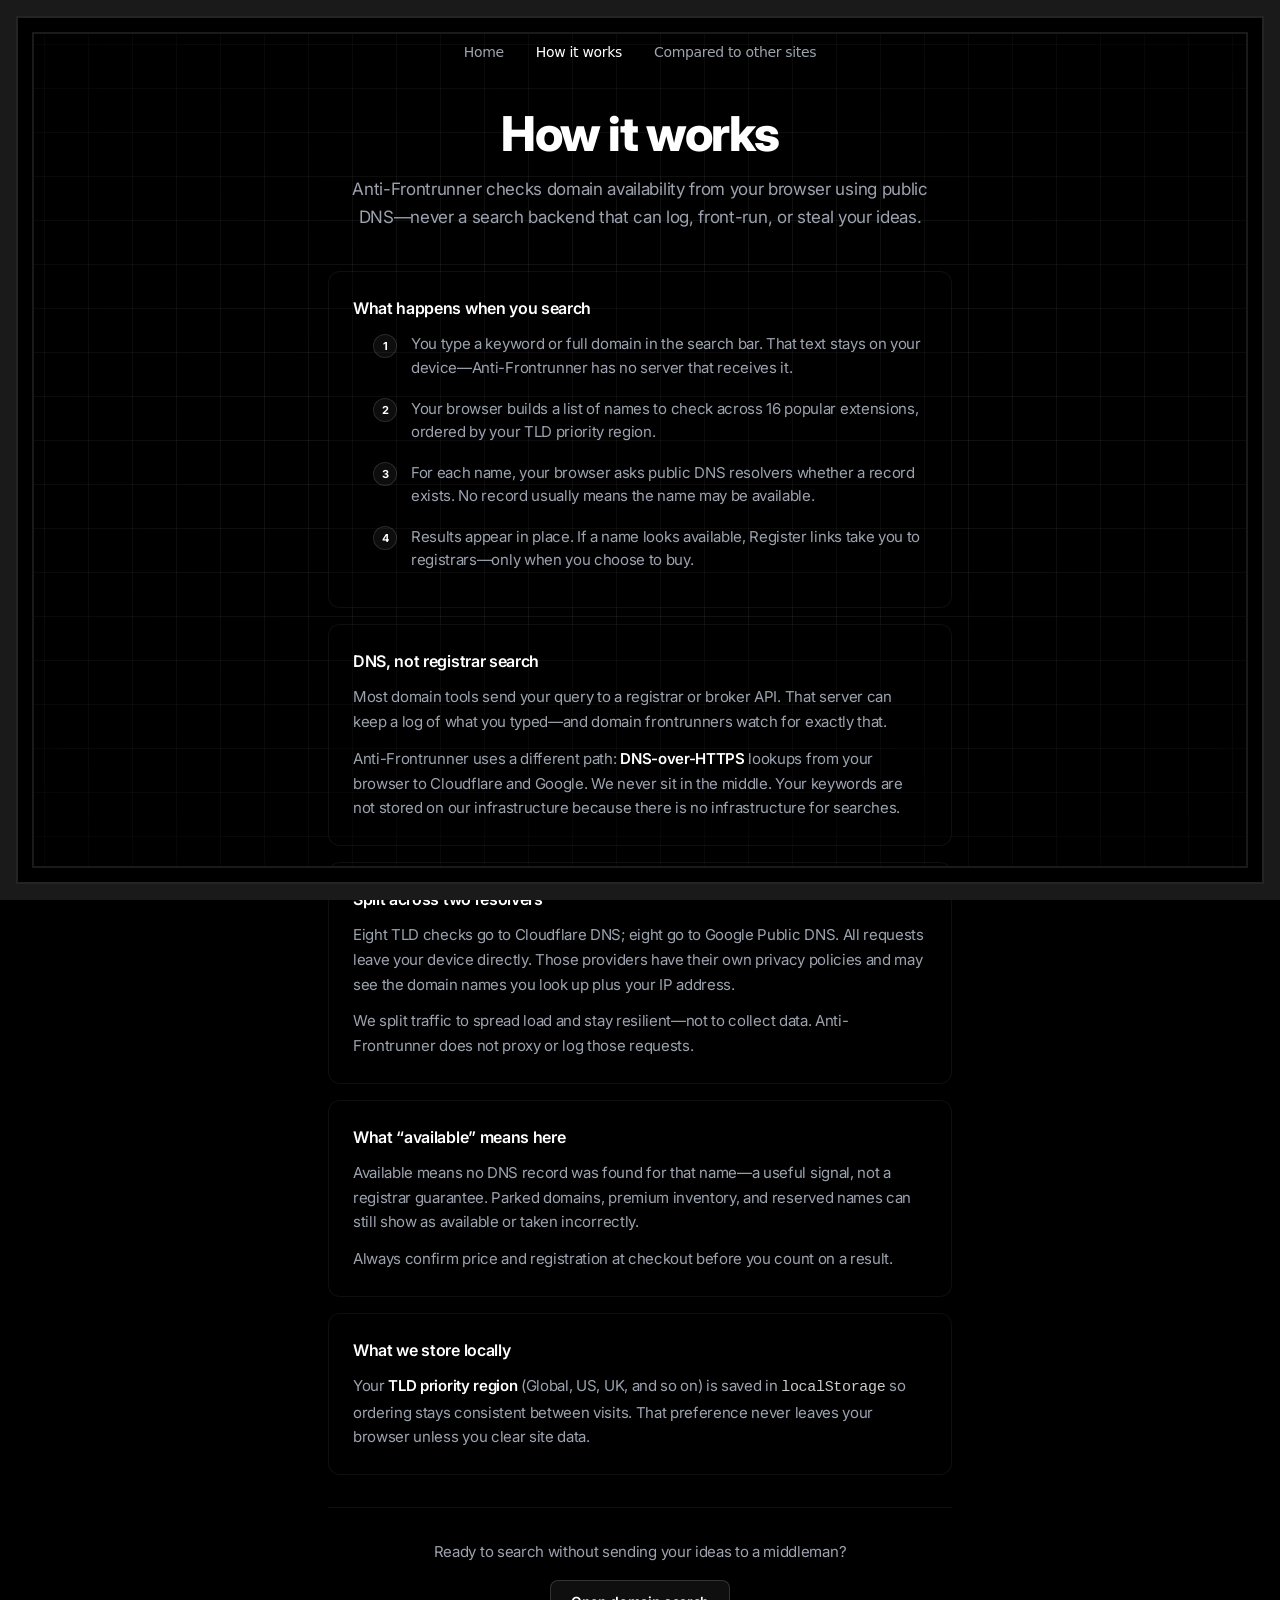
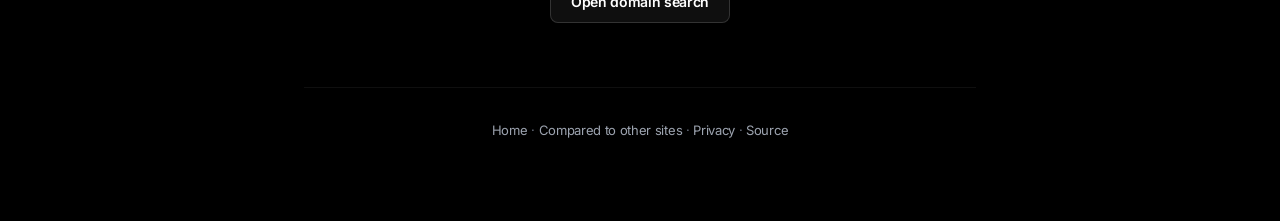
<file: how-it-works.html>
<!DOCTYPE html>
<html lang="en">
<head>
  <meta charset="UTF-8" />
  <meta name="viewport" content="width=device-width, initial-scale=1.0" />
  <meta name="description" content="How Anti-Frontrunner checks domain availability in your browser via DNS-over-HTTPS—no backend, no search logging." />
  <meta name="referrer" content="strict-origin-when-cross-origin" />
  <meta name="theme-color" content="#000000" />
  <link rel="canonical" href="https://privatedomainsearch.com/how-it-works.html" />
  <title>How it works — Anti-Frontrunner</title>
  <link rel="icon" href="/assets/favicon-32.png" type="image/png" sizes="32x32" />
  <link rel="icon" href="/assets/favicon-48.png" type="image/png" sizes="48x48" />
  <link rel="icon" href="/assets/favicon.svg" type="image/svg+xml" />
  <link rel="apple-touch-icon" href="/assets/apple-touch-icon.png" />
  <link rel="preconnect" href="https://fonts.googleapis.com" />
  <link rel="preconnect" href="https://fonts.gstatic.com" crossorigin />
  <link href="https://fonts.googleapis.com/css2?family=Inter:wght@400;500;600;700;800&display=swap" rel="stylesheet" />
  <link rel="stylesheet" href="/assets/tailwind.css" />
  <link rel="stylesheet" href="/assets/subpage.css" />
</head>
<body class="min-h-screen flex flex-col font-sans antialiased bg-app text-text">
  <nav class="site-nav" aria-label="Site">
    <a class="site-nav-link" href="/">Home</a>
    <a class="site-nav-link is-active" href="/how-it-works.html">How it works</a>
    <a class="site-nav-link" href="/vs-other-sites.html">Compared to other sites</a>
  </nav>

  <main class="page-shell">
    <header class="page-hero">
      <h1>How it works</h1>
      <p class="lede">Anti-Frontrunner checks domain availability from your browser using public DNS&mdash;never a search backend that can log, front-run, or steal your ideas.</p>
    </header>

    <div class="content-card">
      <h2>What happens when you search</h2>
      <ol class="steps">
        <li>
          <span class="step-num" aria-hidden="true">1</span>
          <span>You type a keyword or full domain in the search bar. That text stays on your device&mdash;Anti-Frontrunner has no server that receives it.</span>
        </li>
        <li>
          <span class="step-num" aria-hidden="true">2</span>
          <span>Your browser builds a list of names to check across 16 popular extensions, ordered by your TLD priority region.</span>
        </li>
        <li>
          <span class="step-num" aria-hidden="true">3</span>
          <span>For each name, your browser asks public DNS resolvers whether a record exists. No record usually means the name may be available.</span>
        </li>
        <li>
          <span class="step-num" aria-hidden="true">4</span>
          <span>Results appear in place. If a name looks available, Register links take you to registrars&mdash;only when you choose to buy.</span>
        </li>
      </ol>
    </div>

    <div class="content-card">
      <h2>DNS, not registrar search</h2>
      <p>Most domain tools send your query to a registrar or broker API. That server can keep a log of what you typed&mdash;and domain frontrunners watch for exactly that.</p>
      <p>Anti-Frontrunner uses a different path: <strong>DNS-over-HTTPS</strong> lookups from your browser to Cloudflare and Google. We never sit in the middle. Your keywords are not stored on our infrastructure because there is no infrastructure for searches.</p>
    </div>

    <div class="content-card">
      <h2>Split across two resolvers</h2>
      <p>Eight TLD checks go to Cloudflare DNS; eight go to Google Public DNS. All requests leave your device directly. Those providers have their own privacy policies and may see the domain names you look up plus your IP address.</p>
      <p>We split traffic to spread load and stay resilient&mdash;not to collect data. Anti-Frontrunner does not proxy or log those requests.</p>
    </div>

    <div class="content-card">
      <h2>What &ldquo;available&rdquo; means here</h2>
      <p>Available means no DNS record was found for that name&mdash;a useful signal, not a registrar guarantee. Parked domains, premium inventory, and reserved names can still show as available or taken incorrectly.</p>
      <p>Always confirm price and registration at checkout before you count on a result.</p>
    </div>

    <div class="content-card">
      <h2>What we store locally</h2>
      <p>Your <strong>TLD priority region</strong> (Global, US, UK, and so on) is saved in <code class="font-mono text-white/80">localStorage</code> so ordering stays consistent between visits. That preference never leaves your browser unless you clear site data.</p>
    </div>

    <div class="cta-bar">
      <p>Ready to search without sending your ideas to a middleman?</p>
      <a class="cta-link" href="/">Open domain search</a>
    </div>
  </main>

  <footer class="page-footer">
    <p>
      <a href="/">Home</a>
      <span aria-hidden="true"> · </span>
      <a href="/vs-other-sites.html">Compared to other sites</a>
      <span aria-hidden="true"> · </span>
      <a href="/privacy.html">Privacy</a>
      <span aria-hidden="true"> · </span>
      <a href="https://github.com/michaelssen/anti-frontrunner" target="_blank" rel="noopener noreferrer">Source</a>
    </p>
  </footer>
</body>
</html>
</file>
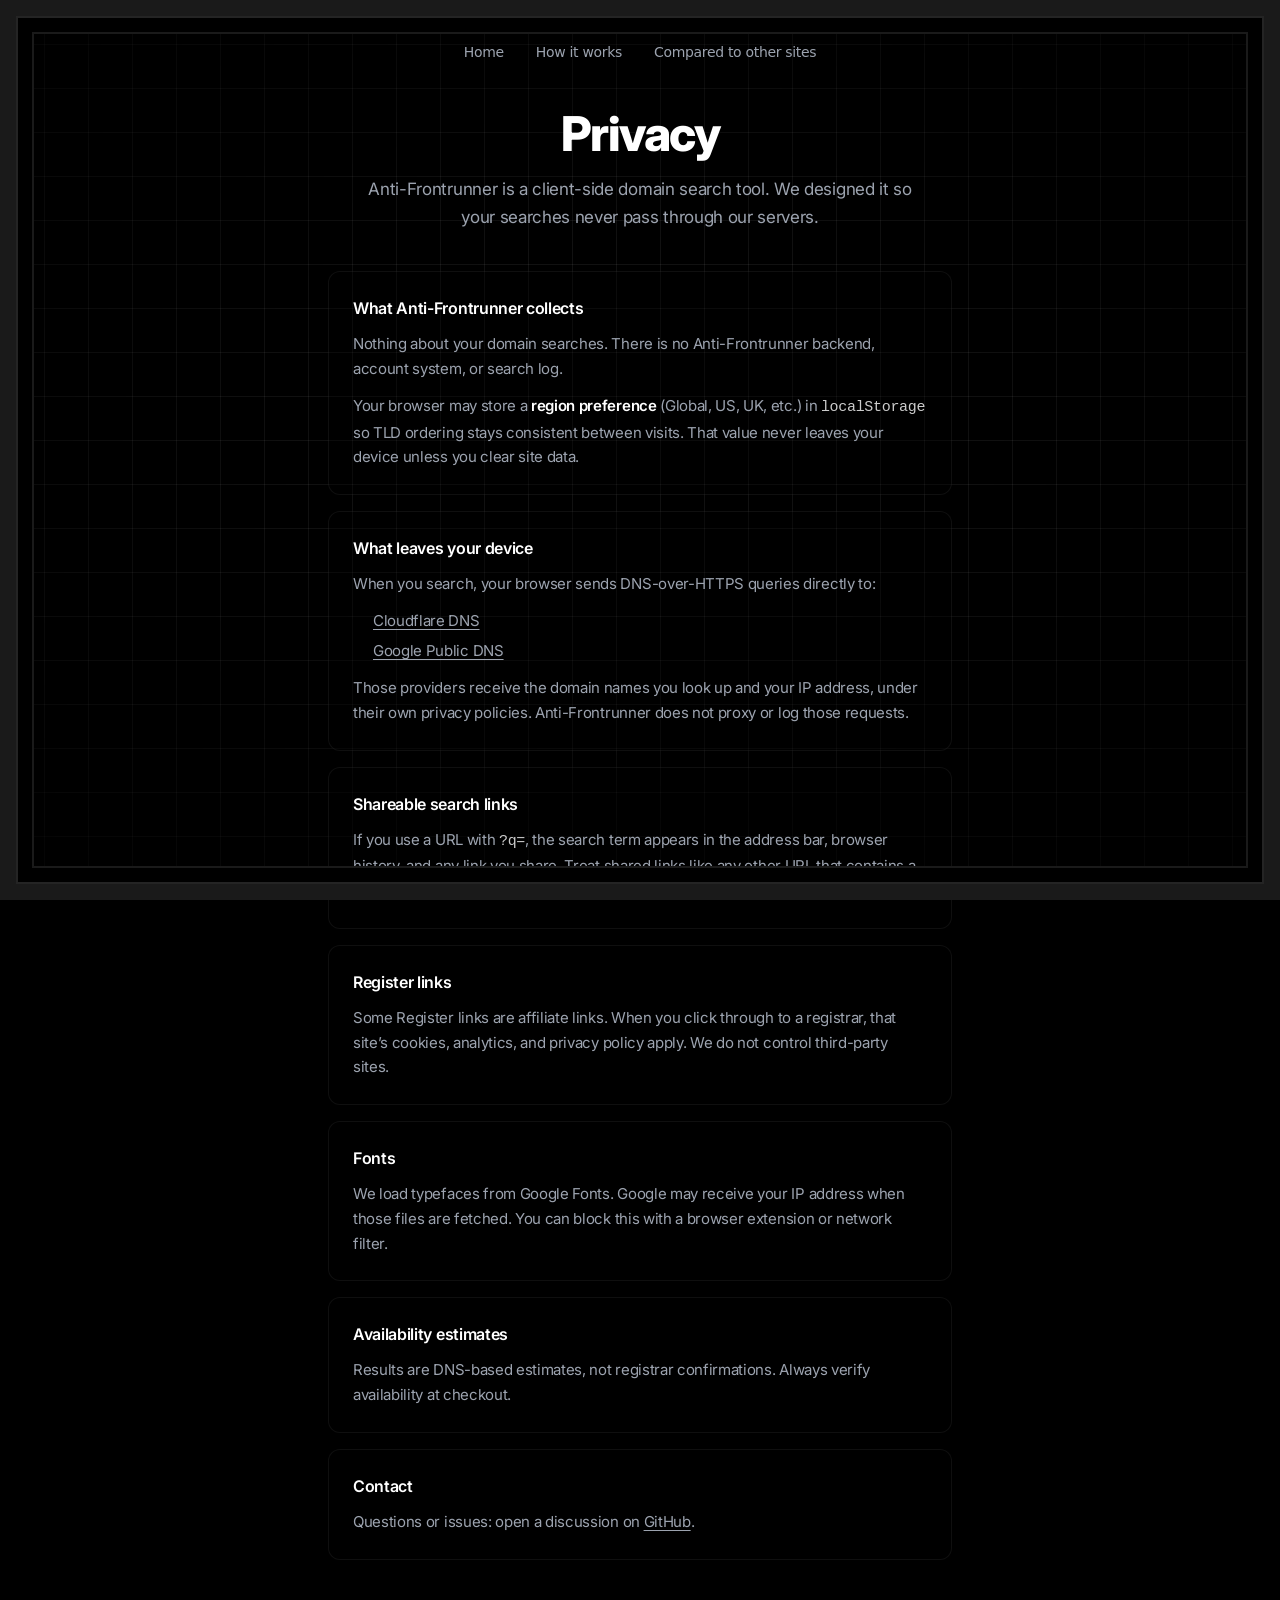
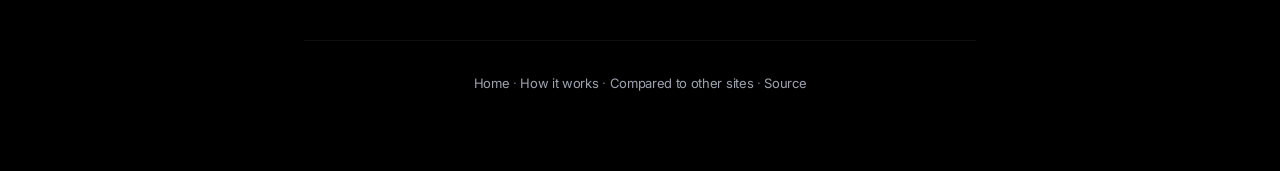
<file: privacy.html>
<!DOCTYPE html>
<html lang="en">
<head>
  <meta charset="UTF-8" />
  <meta name="viewport" content="width=device-width, initial-scale=1.0" />
  <meta name="description" content="Anti-Frontrunner privacy policy — what we collect (nothing about your searches)." />
  <meta name="referrer" content="strict-origin-when-cross-origin" />
  <meta name="theme-color" content="#000000" />
  <link rel="canonical" href="https://privatedomainsearch.com/privacy.html" />
  <title>Privacy — Anti-Frontrunner</title>
  <link rel="icon" href="/assets/favicon-32.png" type="image/png" sizes="32x32" />
  <link rel="icon" href="/assets/favicon-48.png" type="image/png" sizes="48x48" />
  <link rel="icon" href="/assets/favicon.svg" type="image/svg+xml" />
  <link rel="apple-touch-icon" href="/assets/apple-touch-icon.png" />
  <link rel="preconnect" href="https://fonts.googleapis.com" />
  <link rel="preconnect" href="https://fonts.gstatic.com" crossorigin />
  <link href="https://fonts.googleapis.com/css2?family=Inter:wght@400;500;600;700;800&display=swap" rel="stylesheet" />
  <link rel="stylesheet" href="/assets/tailwind.css" />
  <link rel="stylesheet" href="/assets/subpage.css" />
</head>
<body class="min-h-screen flex flex-col font-sans antialiased bg-app text-text">
  <nav class="site-nav" aria-label="Site">
    <a class="site-nav-link" href="/">Home</a>
    <a class="site-nav-link" href="/how-it-works.html">How it works</a>
    <a class="site-nav-link" href="/vs-other-sites.html">Compared to other sites</a>
  </nav>

  <main class="page-shell">
    <header class="page-hero">
      <h1>Privacy</h1>
      <p class="lede">Anti-Frontrunner is a client-side domain search tool. We designed it so your searches never pass through our servers.</p>
    </header>

    <div class="content-card">
      <h2>What Anti-Frontrunner collects</h2>
      <p>Nothing about your domain searches. There is no Anti-Frontrunner backend, account system, or search log.</p>
      <p>Your browser may store a <strong>region preference</strong> (Global, US, UK, etc.) in <code class="font-mono text-white/80">localStorage</code> so TLD ordering stays consistent between visits. That value never leaves your device unless you clear site data.</p>
    </div>

    <div class="content-card">
      <h2>What leaves your device</h2>
      <p>When you search, your browser sends DNS-over-HTTPS queries directly to:</p>
      <ul>
        <li><a href="https://developers.cloudflare.com/1.1.1.1/encryption/dns-over-https/" target="_blank" rel="noopener noreferrer">Cloudflare DNS</a></li>
        <li><a href="https://developers.google.com/speed/public-dns/docs/doh" target="_blank" rel="noopener noreferrer">Google Public DNS</a></li>
      </ul>
      <p>Those providers receive the domain names you look up and your IP address, under their own privacy policies. Anti-Frontrunner does not proxy or log those requests.</p>
    </div>

    <div class="content-card">
      <h2>Shareable search links</h2>
      <p>If you use a URL with <code class="font-mono text-white/80">?q=</code>, the search term appears in the address bar, browser history, and any link you share. Treat shared links like any other URL that contains a query string.</p>
    </div>

    <div class="content-card">
      <h2>Register links</h2>
      <p>Some Register links are affiliate links. When you click through to a registrar, that site&rsquo;s cookies, analytics, and privacy policy apply. We do not control third-party sites.</p>
    </div>

    <div class="content-card">
      <h2>Fonts</h2>
      <p>We load typefaces from Google Fonts. Google may receive your IP address when those files are fetched. You can block this with a browser extension or network filter.</p>
    </div>

    <div class="content-card">
      <h2>Availability estimates</h2>
      <p>Results are DNS-based estimates, not registrar confirmations. Always verify availability at checkout.</p>
    </div>

    <div class="content-card">
      <h2>Contact</h2>
      <p>Questions or issues: open a discussion on <a href="https://github.com/michaelssen/anti-frontrunner" target="_blank" rel="noopener noreferrer">GitHub</a>.</p>
    </div>
  </main>

  <footer class="page-footer">
    <p>
      <a href="/">Home</a>
      <span aria-hidden="true"> · </span>
      <a href="/how-it-works.html">How it works</a>
      <span aria-hidden="true"> · </span>
      <a href="/vs-other-sites.html">Compared to other sites</a>
      <span aria-hidden="true"> · </span>
      <a href="https://github.com/michaelssen/anti-frontrunner" target="_blank" rel="noopener noreferrer">Source</a>
    </p>
  </footer>
</body>
</html>
</file>
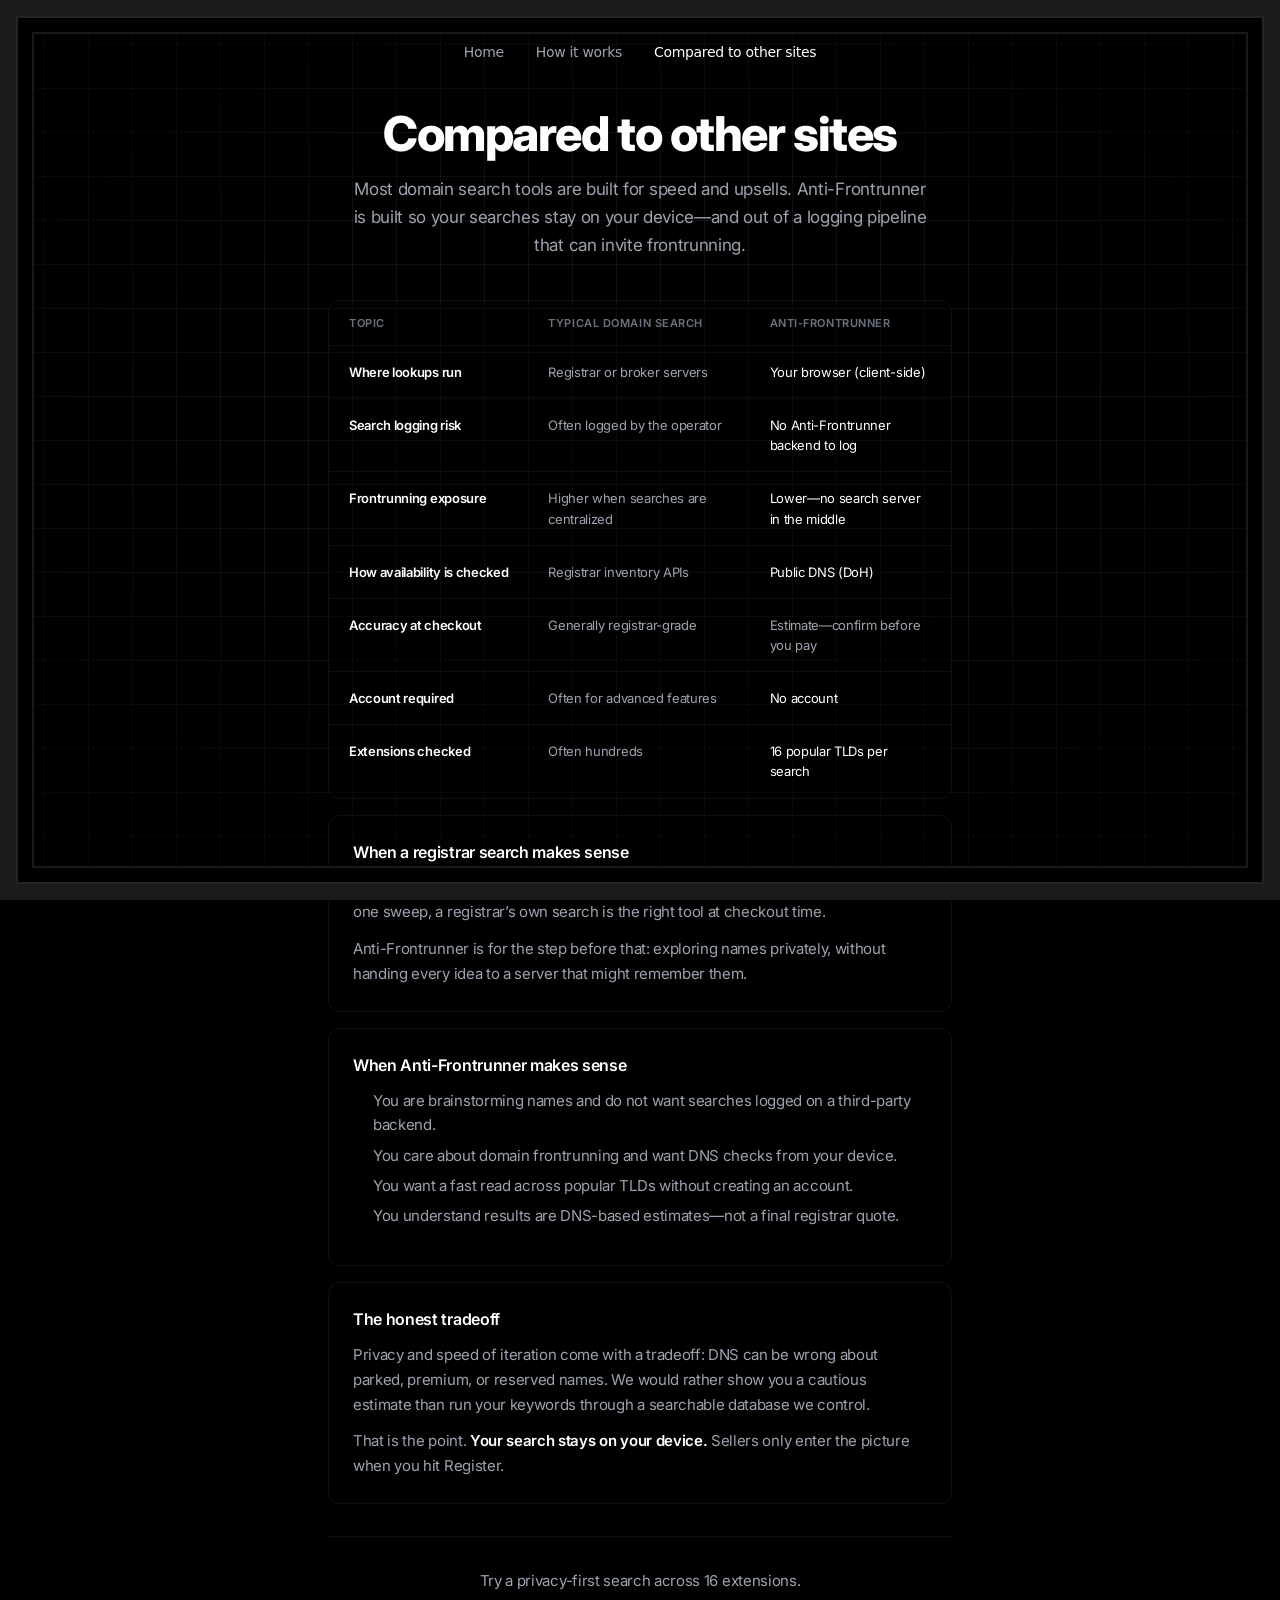
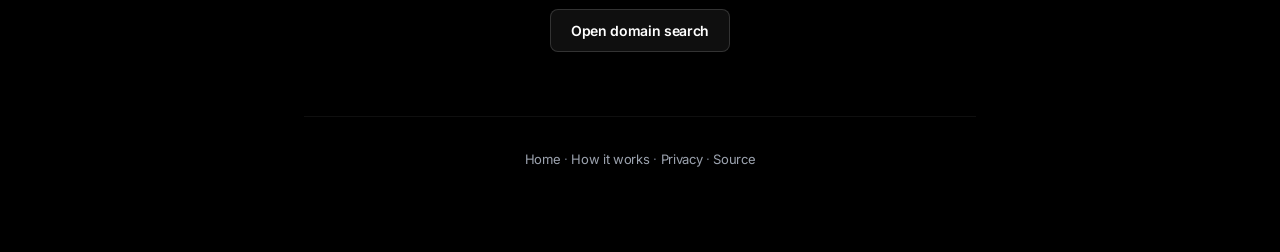
<file: vs-other-sites.html>
<!DOCTYPE html>
<html lang="en">
<head>
  <meta charset="UTF-8" />
  <meta name="viewport" content="width=device-width, initial-scale=1.0" />
  <meta name="description" content="Compare Anti-Frontrunner to typical domain search tools—privacy, logging, frontrunning risk, and DNS-based availability checks." />
  <meta name="referrer" content="strict-origin-when-cross-origin" />
  <meta name="theme-color" content="#000000" />
  <link rel="canonical" href="https://privatedomainsearch.com/vs-other-sites.html" />
  <title>Compared to other sites — Anti-Frontrunner</title>
  <link rel="icon" href="/assets/favicon-32.png" type="image/png" sizes="32x32" />
  <link rel="icon" href="/assets/favicon-48.png" type="image/png" sizes="48x48" />
  <link rel="icon" href="/assets/favicon.svg" type="image/svg+xml" />
  <link rel="apple-touch-icon" href="/assets/apple-touch-icon.png" />
  <link rel="preconnect" href="https://fonts.googleapis.com" />
  <link rel="preconnect" href="https://fonts.gstatic.com" crossorigin />
  <link href="https://fonts.googleapis.com/css2?family=Inter:wght@400;500;600;700;800&display=swap" rel="stylesheet" />
  <link rel="stylesheet" href="/assets/tailwind.css" />
  <link rel="stylesheet" href="/assets/subpage.css" />
</head>
<body class="min-h-screen flex flex-col font-sans antialiased bg-app text-text">
  <nav class="site-nav" aria-label="Site">
    <a class="site-nav-link" href="/">Home</a>
    <a class="site-nav-link" href="/how-it-works.html">How it works</a>
    <a class="site-nav-link is-active" href="/vs-other-sites.html">Compared to other sites</a>
  </nav>

  <main class="page-shell">
    <header class="page-hero">
      <h1>Compared to other sites</h1>
      <p class="lede">Most domain search tools are built for speed and upsells. Anti-Frontrunner is built so your searches stay on your device&mdash;and out of a logging pipeline that can invite frontrunning.</p>
    </header>

    <div class="compare-wrap">
      <table class="compare-table">
        <thead>
          <tr>
            <th scope="col">Topic</th>
            <th scope="col">Typical domain search</th>
            <th scope="col">Anti-Frontrunner</th>
          </tr>
        </thead>
        <tbody>
          <tr>
            <td>Where lookups run</td>
            <td>Registrar or broker servers</td>
            <td class="us">Your browser (client-side)</td>
          </tr>
          <tr>
            <td>Search logging risk</td>
            <td>Often logged by the operator</td>
            <td class="us">No Anti-Frontrunner backend to log</td>
          </tr>
          <tr>
            <td>Frontrunning exposure</td>
            <td>Higher when searches are centralized</td>
            <td class="us">Lower&mdash;no search server in the middle</td>
          </tr>
          <tr>
            <td>How availability is checked</td>
            <td>Registrar inventory APIs</td>
            <td class="us">Public DNS (DoH)</td>
          </tr>
          <tr>
            <td>Accuracy at checkout</td>
            <td>Generally registrar-grade</td>
            <td>Estimate&mdash;confirm before you pay</td>
          </tr>
          <tr>
            <td>Account required</td>
            <td>Often for advanced features</td>
            <td class="us">No account</td>
          </tr>
          <tr>
            <td>Extensions checked</td>
            <td>Often hundreds</td>
            <td class="us">16 popular TLDs per search</td>
          </tr>
        </tbody>
      </table>
    </div>

    <div class="content-card">
      <h2>When a registrar search makes sense</h2>
      <p>If you need registrar-grade certainty, premium pricing, or hundreds of extensions in one sweep, a registrar&rsquo;s own search is the right tool at checkout time.</p>
      <p>Anti-Frontrunner is for the step before that: exploring names privately, without handing every idea to a server that might remember them.</p>
    </div>

    <div class="content-card">
      <h2>When Anti-Frontrunner makes sense</h2>
      <ul>
        <li>You are brainstorming names and do not want searches logged on a third-party backend.</li>
        <li>You care about domain frontrunning and want DNS checks from your device.</li>
        <li>You want a fast read across popular TLDs without creating an account.</li>
        <li>You understand results are DNS-based estimates&mdash;not a final registrar quote.</li>
      </ul>
    </div>

    <div class="content-card">
      <h2>The honest tradeoff</h2>
      <p>Privacy and speed of iteration come with a tradeoff: DNS can be wrong about parked, premium, or reserved names. We would rather show you a cautious estimate than run your keywords through a searchable database we control.</p>
      <p>That is the point. <strong>Your search stays on your device.</strong> Sellers only enter the picture when you hit Register.</p>
    </div>

    <div class="cta-bar">
      <p>Try a privacy-first search across 16 extensions.</p>
      <a class="cta-link" href="/">Open domain search</a>
    </div>
  </main>

  <footer class="page-footer">
    <p>
      <a href="/">Home</a>
      <span aria-hidden="true"> · </span>
      <a href="/how-it-works.html">How it works</a>
      <span aria-hidden="true"> · </span>
      <a href="/privacy.html">Privacy</a>
      <span aria-hidden="true"> · </span>
      <a href="https://github.com/michaelssen/anti-frontrunner" target="_blank" rel="noopener noreferrer">Source</a>
    </p>
  </footer>
</body>
</html>
</file>
<file: assets/subpage.css>
*, *::before, *::after { box-sizing: border-box; }

:root {
  --frame-tone: hsl(0, 0%, 10%);
  --frame-line: hsl(0, 0%, 14%);
  --frame-outer-w: clamp(10px, 1.5vw, 16px);
  --frame-line-w: 2px;
  --frame-mid-w: clamp(10px, 1.6vw, 14px);
  --frame-total: calc(var(--frame-outer-w) + var(--frame-line-w) + var(--frame-mid-w) + var(--frame-line-w));
}

html, body {
  min-height: 100%;
  background: #000000;
  color: #ffffff;
}

html { background: var(--frame-tone); }

body {
  font-family: Inter, system-ui, -apple-system, sans-serif;
  -webkit-font-smoothing: antialiased;
  letter-spacing: -0.02em;
  position: relative;
  isolation: isolate;
  padding: var(--frame-total);
  min-height: 100%;
  margin: 0;
}

body::before {
  content: '';
  position: fixed;
  inset: 0;
  z-index: 0;
  pointer-events: none;
  background-image:
    linear-gradient(rgba(255, 255, 255, 0.065) 1px, transparent 1px),
    linear-gradient(90deg, rgba(255, 255, 255, 0.065) 1px, transparent 1px);
  background-size: 44px 44px;
  background-position: 0 0, 0 0;
  animation: grid-scroll-left 1s linear infinite;
  mask-image: radial-gradient(ellipse 90% 80% at 50% 48%, #000 25%, transparent 100%);
  will-change: background-position;
}

@keyframes grid-scroll-left {
  from { background-position: 0 0, 0 0; }
  to { background-position: -44px 0, -44px 0; }
}

body::after {
  content: '';
  position: fixed;
  inset: 0;
  z-index: 40;
  pointer-events: none;
  background:
    linear-gradient(var(--frame-tone), var(--frame-tone)) top center / 100% var(--frame-total) no-repeat,
    linear-gradient(var(--frame-tone), var(--frame-tone)) bottom center / 100% var(--frame-total) no-repeat,
    linear-gradient(var(--frame-tone), var(--frame-tone)) left center / var(--frame-total) 100% no-repeat,
    linear-gradient(var(--frame-tone), var(--frame-tone)) right center / var(--frame-total) 100% no-repeat;
  box-shadow:
    inset 0 0 0 var(--frame-outer-w) var(--frame-tone),
    inset 0 0 0 calc(var(--frame-outer-w) + var(--frame-line-w)) var(--frame-line),
    inset 0 0 0 calc(var(--frame-outer-w) + var(--frame-line-w) + var(--frame-mid-w)) #000000,
    inset 0 0 0 calc(var(--frame-outer-w) + var(--frame-line-w) + var(--frame-mid-w) + var(--frame-line-w)) var(--frame-tone);
}

@media (prefers-reduced-motion: reduce) {
  body::before { animation: none; }
}

body > * { position: relative; z-index: 1; }

::selection { background: rgba(255, 255, 255, 0.2); color: #fff; }

.site-nav {
  display: flex;
  flex-wrap: wrap;
  align-items: center;
  justify-content: center;
  gap: 0.25rem 0.5rem;
  padding: 0.125rem 1rem 0;
  max-width: 72rem;
  margin: 0 auto;
  width: 100%;
}

.site-nav-link {
  font-family: ui-sans-serif, system-ui, sans-serif, "Apple Color Emoji", "Segoe UI Emoji", "Segoe UI Symbol", "Noto Color Emoji";
  font-size: 0.875rem;
  font-weight: 500;
  line-height: 1.5;
  padding: 0.375rem 0.75rem;
  color: #9ca3af;
  text-decoration: none;
  transition: color 0.12s ease;
}

.site-nav-link:hover { color: #ffffff; }

.site-nav-link.is-active {
  color: #ffffff;
}

.page-shell {
  flex: 1;
  width: 100%;
  max-width: 42rem;
  margin: 0 auto;
  padding: 2rem 1rem 3rem;
}

@media (min-width: 640px) {
  .page-shell { padding: 2.5rem 1.5rem 4rem; }
}

.page-hero {
  text-align: center;
  margin-bottom: 2.5rem;
}

.page-hero h1 {
  font-size: clamp(2rem, 5vw, 3rem);
  font-weight: 800;
  letter-spacing: -0.03em;
  line-height: 1.05;
  margin: 0 0 1rem;
  color: #ffffff;
}

.page-hero .lede {
  font-size: 1rem;
  line-height: 1.65;
  color: #9ca3af;
  margin: 0 auto;
  max-width: 36rem;
}

@media (min-width: 640px) {
  .page-hero .lede { font-size: 1.0625rem; }
}

.content-card {
  border: 1px solid rgba(255, 255, 255, 0.06);
  border-radius: 0.75rem;
  background: rgba(0, 0, 0, 0.3);
  padding: 1.25rem 1.25rem;
  margin-bottom: 1rem;
}

@media (min-width: 640px) {
  .content-card { padding: 1.5rem 1.5rem; }
}

.content-card h2 {
  font-size: 1rem;
  font-weight: 600;
  color: #ffffff;
  margin: 0 0 0.75rem;
}

.content-card p {
  font-size: 0.9375rem;
  line-height: 1.65;
  color: #9ca3af;
  margin: 0 0 0.75rem;
}

.content-card p:last-child { margin-bottom: 0; }

.content-card ul,
.content-card ol {
  margin: 0 0 0.75rem;
  padding-left: 1.25rem;
  color: #9ca3af;
  font-size: 0.9375rem;
  line-height: 1.65;
}

.content-card li { margin-bottom: 0.35rem; }

.content-card li:last-child { margin-bottom: 0; }

.content-card strong { color: #ffffff; font-weight: 600; }

.steps {
  list-style: none;
  margin: 0;
  padding: 0;
  display: flex;
  flex-direction: column;
  gap: 0.75rem;
}

.steps li {
  display: flex;
  gap: 0.875rem;
  align-items: flex-start;
  font-size: 0.9375rem;
  line-height: 1.55;
  color: #9ca3af;
}

.step-num {
  flex-shrink: 0;
  width: 1.5rem;
  height: 1.5rem;
  border-radius: 9999px;
  border: 1px solid rgba(255, 255, 255, 0.12);
  background: rgba(255, 255, 255, 0.05);
  font-size: 0.6875rem;
  font-weight: 700;
  color: #ffffff;
  display: flex;
  align-items: center;
  justify-content: center;
  margin-top: 0.1rem;
}

.compare-wrap {
  overflow-x: auto;
  -webkit-overflow-scrolling: touch;
  border: 1px solid rgba(255, 255, 255, 0.06);
  border-radius: 0.75rem;
  background: rgba(0, 0, 0, 0.3);
  margin-bottom: 1rem;
}

.compare-table {
  width: 100%;
  min-width: 32rem;
  border-collapse: collapse;
  font-size: 0.8125rem;
}

.compare-table th {
  text-align: left;
  font-size: 0.6875rem;
  font-weight: 600;
  letter-spacing: 0.05em;
  text-transform: uppercase;
  color: #6b7280;
  padding: 0.875rem 1.25rem;
  border-bottom: 1px solid rgba(255, 255, 255, 0.06);
  white-space: nowrap;
}

.compare-table td {
  padding: 1rem 1.25rem;
  vertical-align: top;
  border-bottom: 1px solid rgba(255, 255, 255, 0.06);
  color: #9ca3af;
  line-height: 1.55;
}

.compare-table tbody tr:last-child td { border-bottom: none; }

.compare-table td:first-child {
  font-weight: 600;
  color: #ffffff;
  white-space: nowrap;
}

.compare-table .us {
  color: #ffffff;
}

.cta-bar {
  text-align: center;
  margin-top: 2rem;
  padding-top: 2rem;
  border-top: 1px solid rgba(255, 255, 255, 0.06);
}

.cta-bar p {
  font-size: 0.9375rem;
  color: #9ca3af;
  margin: 0 0 1rem;
  line-height: 1.6;
}

.cta-link {
  display: inline-flex;
  align-items: center;
  justify-content: center;
  padding: 0.625rem 1.25rem;
  border-radius: 0.5rem;
  border: 1px solid rgba(255, 255, 255, 0.15);
  background: rgba(255, 255, 255, 0.06);
  color: #ffffff;
  font-size: 0.875rem;
  font-weight: 600;
  text-decoration: none;
  transition: background-color 0.12s ease, border-color 0.12s ease;
}

.cta-link:hover {
  background: rgba(255, 255, 255, 0.1);
  border-color: rgba(255, 255, 255, 0.25);
  color: #ffffff;
}

.content-card a {
  color: #9ca3af;
  text-decoration: underline;
  text-underline-offset: 3px;
  transition: color 0.12s ease;
}

.content-card a:hover { color: #ffffff; }

.page-footer {
  flex-shrink: 0;
  width: 100%;
  max-width: 42rem;
  margin: 0 auto;
  padding: 2rem 1rem 2.5rem;
  border-top: 1px solid rgba(255, 255, 255, 0.06);
  text-align: center;
}

.page-footer p {
  font-size: 0.8125rem;
  color: #6b7280;
  margin: 0 0 0.5rem;
  line-height: 1.6;
}

.page-footer a {
  color: #9ca3af;
  text-decoration: none;
  transition: color 0.12s ease;
}

.page-footer a:hover { color: #ffffff; }
</file>
